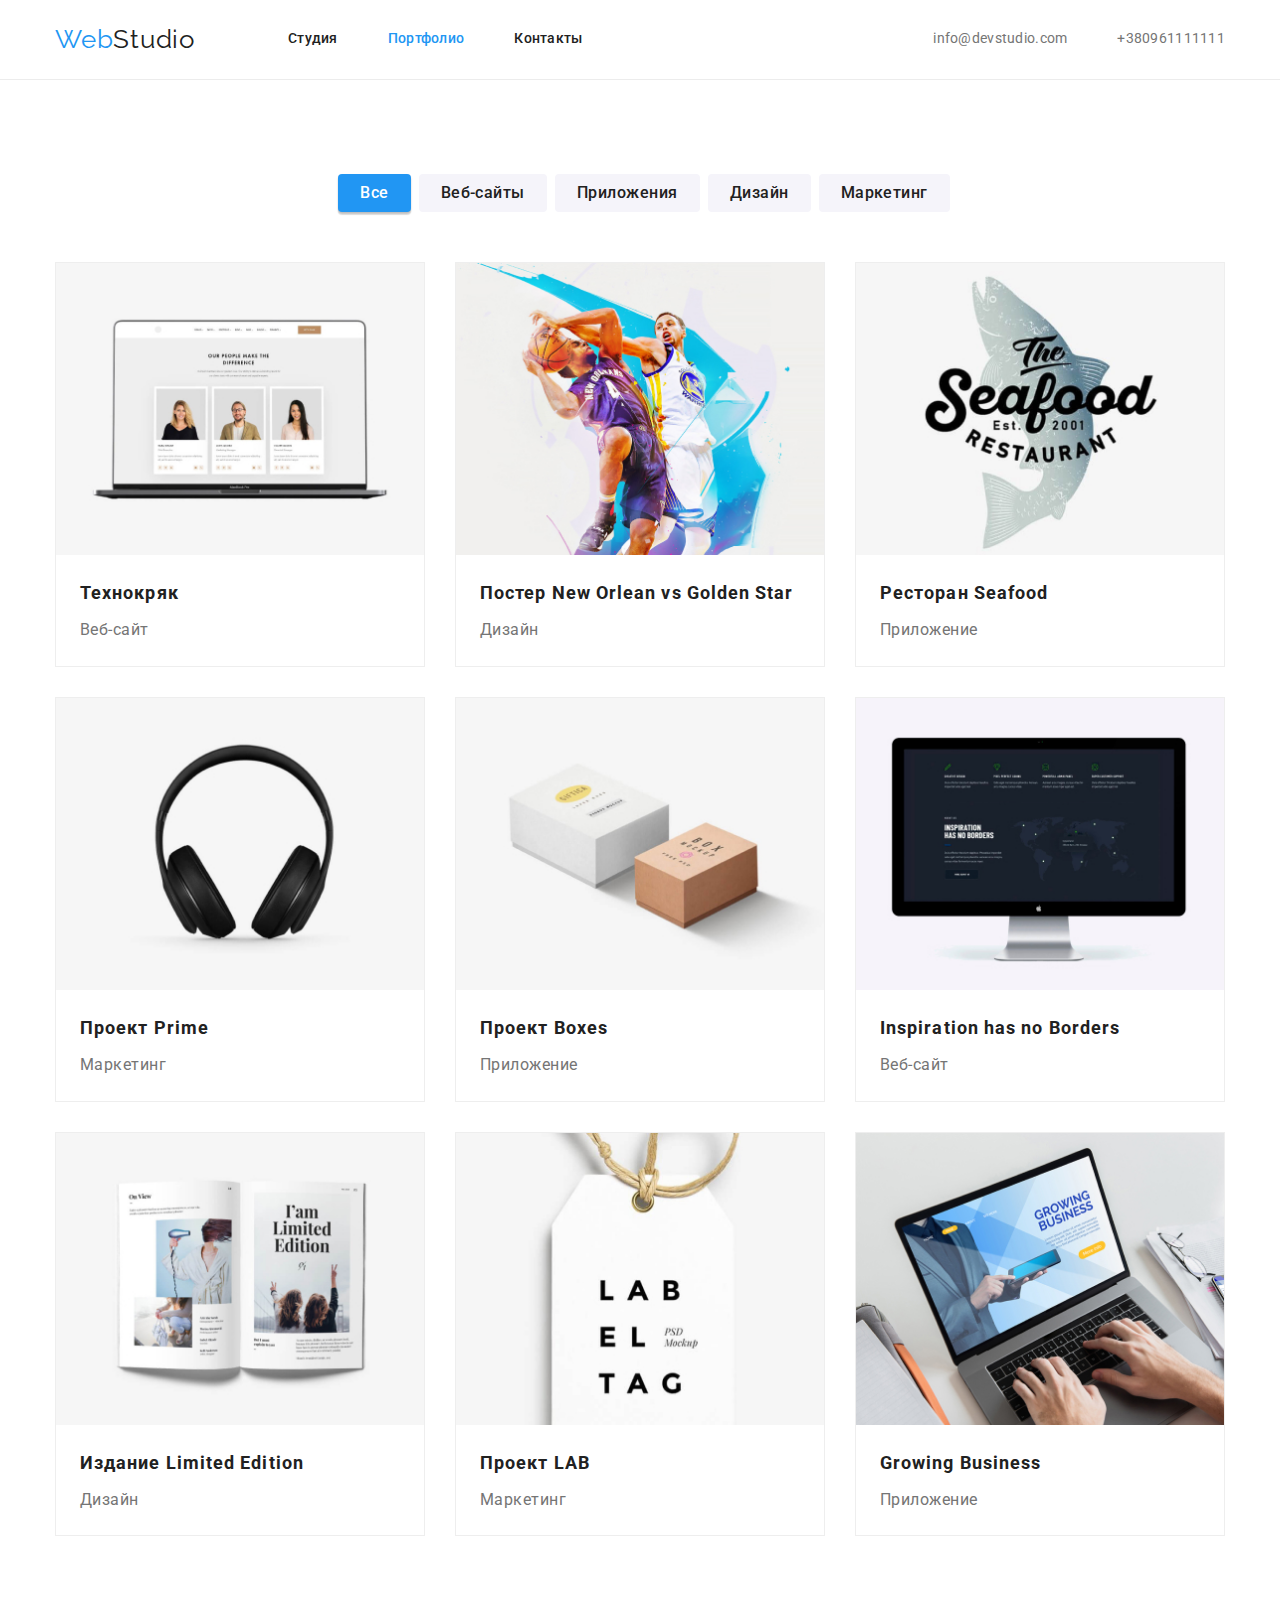
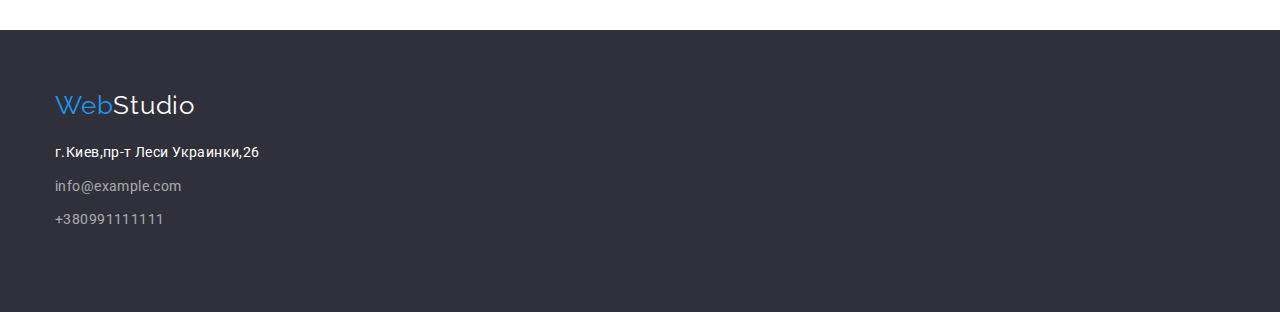
<file: portfolio.html>
<!DOCTYPE html>
<html lang="ru">

<head>
    <link
        href="https://fonts.googleapis.com/css2?family=Raleway:wght@700&family=Roboto:wght@400;500;700;900&display=swap"
        rel="stylesheet">
    <link rel="stylesheet" href="css/modern-normalize.css">
    <meta charset="UTF-8">
    <meta http-equiv="X-UA-Compatible" content="IE=edge">
    <meta name="viewport" content="width=device-width, initial-scale=1.0">
    <title>Document</title>
    <link rel="stylesheet" href="./css/style.css" />

</head>

<body>
    <header class="page-head">
        <div class="container">
            <nav class="additional-nav">
                <div class="logo-ref">
                    <a class="logo" href="">Web<span class="logo-header">Studio</span>
                    </a>
                    <ul class="information list-portfolio">
                        <li class="ref">
                            <a class="linkers" href="./index.html">Студия</a>
                        </li>
                        <li class="ref">
                            <a class="linkers-studio" href="./portfolio.html">Портфолио</a>
                        </li>
                        <li class="ref">
                            <a class="linkers" href="">Контакты</a>
                        </li>
                    </ul>
                </div>
                <ul class="contacts-list list-portfolio">
                    <li class="mail-nav"><a class="mail-link" href="mailto:info@devstudio.com">info@devstudio.com</a>
                    </li>
                    <li class="mail-nav"><a class="mail-link" href="tel:+380961111111">+380961111111</a>
                    </li>
                </ul>
            </nav>
        </div>
    </header>

    <main>
        <section class="section">
            <div class="container">
                <h1 hidden>Портфолио</h1>
                <ul class="btn-list list-portfolio">
                    <li class="button-type">
                        <button class="current-color" type="button">Все</button>
                    </li>
                    <li class="button-type"> <button class="current" type="button">Веб-сайты</button>
                    </li>
                    <li class="button-type"> <button class="current" type="button">Приложения</button>
                    </li>
                    <li class="button-type"> <button class="current" type="button">Дизайн</button>
                    </li>
                    <li class="button-type"> <button class="current" type="button">Маркетинг</button>
                    </li>

                </ul>
                <ul class="cards-type list-portfolio">

                    <li class="about-cards"> <img class="picture" src="./images/first.jpg" alt="Веб-сайт" width="370" />
                        <div class="card-content">
                            <h2 class="goods">Технокряк</h2>
                            <p class="description">Веб-сайт</p>
                        </div>
                    </li>

                    <li class="about-cards"> <img class="picture" src="./images/second.jpg" alt="Дизайн" width="370" />
                        <div class="card-content">
                            <h2 class="goods">Постер New Orlean vs Golden Star</h2>
                            <p class="description">Дизайн</p>
                        </div>
                    </li>
                    <li class="about-cards"> <img class="picture" src="./images/third.jpg" alt="Приложение"
                            width="370" />
                        <div class="card-content">
                            <h2 class="goods">Ресторан Seafood</h2>
                            <p class="description">Приложение</p>
                        </div>
                    </li>
                    <li class="about-cards"> <img class="picture" src="./images/fourth.jpg" alt="Маркетинг"
                            width="370" />
                        <div class="card-content">
                            <h2 class="goods">Проект Prime</h2>
                            <p class="description">Маркетинг</p>
                        </div>
                    </li>
                    <li class="about-cards"> <img src="./images/fivth.jpg" alt="Приложение" width="370" />
                        <div class="card-content">
                            <h2 class="goods">Проект Boxes</h2>
                            <p class="description">Приложение</p>
                        </div>
                    </li>
                    <li class="about-cards"> <img src="./images/sixth.jpg" alt="Веб-сайт" width="370" />
                        <div class="card-content">
                            <h2 class="goods"> Inspiration has no Borders</h2>
                            <p class="description">Веб-сайт</p>
                        </div>
                    </li>
                    <li class="about-cards"> <img src="./images/seven.jpg" alt="Дизайн" width="370" />
                        <div class="card-content">
                            <h2 class="goods">Издание Limited Edition</h2>
                            <p class="description">Дизайн</p>
                        </div>
                    </li>
                    <li class="about-cards"> <img src="./images/eight.jpg" alt="Маркетинг" width="370" />
                        <div class="card-content">
                            <h2 class="goods">Проект LAB</h2>
                            <p class="description">Маркетинг</p>
                        </div>
                    </li>
                    <li class="about-cards"> <img src="./images/nine.jpg" alt="Приложение" width="370" />
                        <div class="card-content">
                            <h2 class="goods">Growing Business</h2>
                            <p class="description">Приложение</p>
                        </div>
                    </li>
                </ul>
            </div>
        </section>
    </main>

    <footer>
        <div class="container">
            <address>
                <a class="logo2" href="">Web<span class="logo-footer">Studio</span>
                </a>
                <ul class="contacts2 list-portfolio">
                    <li class="page-reference">
                        <a class="link1" href="https://goo.gl/maps/5YBFwy5f6ECoQT7T9" target="_blank"
                            rel="noopener noreferrer">
                            г.Киев,пр-т Леси Украинки,26
                        </a>
                    </li>

                    <li class="page-reference">
                        <a class="link2" href="mailto:info@example.com">info@example.com</a>
                    </li>

                    <li class="page-reference">
                        <a class="link2" href="tel:+380991111111">+380991111111</a>
                    </li>
                </ul>
            </address>
        </div>
    </footer>

</body>

</html>
</file>
<file: css/style.css>
:root {
    --main-color: #E5E5E5;
    --additional-color: #2196F3;
    --type-color: #212121;
    --mini-calor: #757575;
    --phone-color: #2F303A;
    --card-set-gap: 30px;
}

body {
    font-family: 'Roboto', sans-serif;
    font-size: 14px;
    color: var(--type-color);
}

h1,
h2,
h3,
h4 {
    margin: 0;
}

li {
    list-style-type: none;
}

a {
    text-decoration: none;
}

.list-portfolio {
    padding: 0;
    list-style: none;
    margin: 0;

}

/*Container*/
.container {
    width: 1200px;
    padding-left: 15px;
    padding-right: 15px;
    margin-left: auto;
    margin-right: auto;
}

/* --header-- */
.logo {
    font-family: 'Raleway', sans-serif;
    font-size: 26px;
    line-height: 1.17;
    vertical-align: top;
    letter-spacing: 0.03em;
    color: var(--additional-color);

}

.logo-header {
    color: var(--type-color);
}

/*Header*/
.page-head {
    padding-top: 24px;
    padding-bottom: 25px;
    border-bottom: 1px solid #ECECEC;


}

/*Nav*/
.additional-nav {
    display: flex;
    align-items: center;
    justify-content: space-between;
}

/*Logo-ref*/

.logo-ref {
    display: flex;
    justify-content: space-between;
    align-items: center;
}

.information {
    display: flex;
    margin-left: 93px;
}

.information .ref {
    margin-right: 50px;

}

.information .ref:last-child {
    margin-right: 0;
}

.contacts-list {
    display: flex;
}

.mail-nav {
    margin-right: 50px;

}

.mail-nav:last-child {
    margin-right: 0px;
}

.linkers {
    font-weight: 500;
    font-size: 14px;
    line-height: 1.14;
    letter-spacing: 0.02em;
    color: var(--type-color);
    display: block;

}

.linkers-studio {
    font-weight: 500;
    color: var(--additional-color);
    font-size: 14px;
    line-height: 1.14;
    letter-spacing: 0.02em;
    display: block;
}

.information .linkers:hover {
    color: var(--additional-color);

}

.mail-link {
    font-size: 14px;
    line-height: 1.14;
    text-align: left;
    letter-spacing: 0.02em;
    color: var(--mini-calor);
    text-decoration: none;
    display: block;

}

.mail-link:hover {
    color: var(--additional-color);
}

/* --1section-- */
.section {
    padding: 94px 0;
}

.btn-list {
    display: flex;
    justify-content: center;
    margin-bottom: 50px;
}

.btn-list .button-type {
    margin-left: 8px;
}

button.current {
    font-size: 16px;
    line-height: 1.6;
    Letter-spacing: 0.03em;
    color: var(--type-color);
    font-weight: 500;
    font-family: inherit;
    outline: none;
    border: none;
    border-radius: 4px;
    background-color: #F5F4FA;
    border-color: #F5F4FA;
    padding-top: 6px;
    padding-bottom: 6px;
    padding-left: 22px;
    padding-right: 22px;
}

.current-color {
    font-size: 16px;
    line-height: 1.6;
    Letter-spacing: 0.03em;
    background-color: var(--additional-color);
    font-weight: 500;
    font-family: inherit;
    outline: none;
    color: white;
    box-shadow: 0px 3px 1px rgba(0, 0, 0, 0.1), 0px 1px 2px rgba(0, 0, 0, 0.08), 0px 2px 2px rgba(0, 0, 0, 0.12);
    border-radius: 4px;
    border-color: var(--additional-color);
    padding-top: 6px;
    padding-bottom: 6px;
    padding-left: 22px;
    padding-right: 22px;
    border: none;
}

button.current:hover {
    cursor: pointer;
    background-color: var(--additional-color);
    color: white;
}

/*About-cards*/
.cards-type {
    display: flex;
    flex-wrap: wrap;
    justify-content: center;
    margin-left: calc(-1* var(--card-set-gap));
    margin-top: calc(-1* var(--card-set-gap));
}

.cards-type .about-cards {
    flex-basis: calc(100% /3 - 30px);
    margin-left: var(--card-set-gap);
    margin-top: var(--card-set-gap);
    background: #FFFFFF;
    border: 1px solid #EEEEEE;
}

img {
    max-width: 100%;
    display: block;
    height: auto;
}

/*Card-content*/

.card-content {
    padding-left: 24px;
    padding-right: 24px;
    padding-bottom: 20px;
    padding-top: 20px;

}


.goods {
    font-size: 18px;
    line-height: 2;
    letter-spacing: 0.06em;
    color: var(--type-color);
}

.description {
    font-size: 16px;
    line-height: 1.9;
    letter-spacing: 0.03em;
    color: var(--mini-calor);
    margin-top: 4px;
    margin-bottom: 0;
}

/* --footer-- */

footer {
    background-color: var(--phone-color);
    padding: 60px 0;
}

.logo2 {
    font-family: 'Raleway', sans-serif;
    font-style: normal;
    font-size: 26px;
    line-height: 1.17;
    vertical-align: top;
    letter-spacing: 0.03em;
    color: var(--additional-color);

}

.logo-footer {
    color: white;
}

.contacts2 {
    font-size: 14px;
    line-height: 1.7;
    text-align: left;
    vertical-align: top;
    letter-spacing: 0.03em;
    font-style: normal;
    margin-top: 20px;
}


.page-reference {
    justify-content: left;
    margin-bottom: 9px;

}


.link1 {
    font-weight: 400;
    font-size: 14px;
    line-height: 1.7;
    letter-spacing: 0.03em;
    color: #FFFFFF;

}

.link2 {
    font-weight: 400;
    font-size: 14px;
    line-height: 24px;
    letter-spacing: 0.03em;
    color: rgba(255, 255, 255, 0.6);
    margin-bottom: 9px;
}

.contacts2 {
    margin-bottom: 20px;
}

.contacts2 a:hover {
    color: var(--additional-color)
}
</file>
